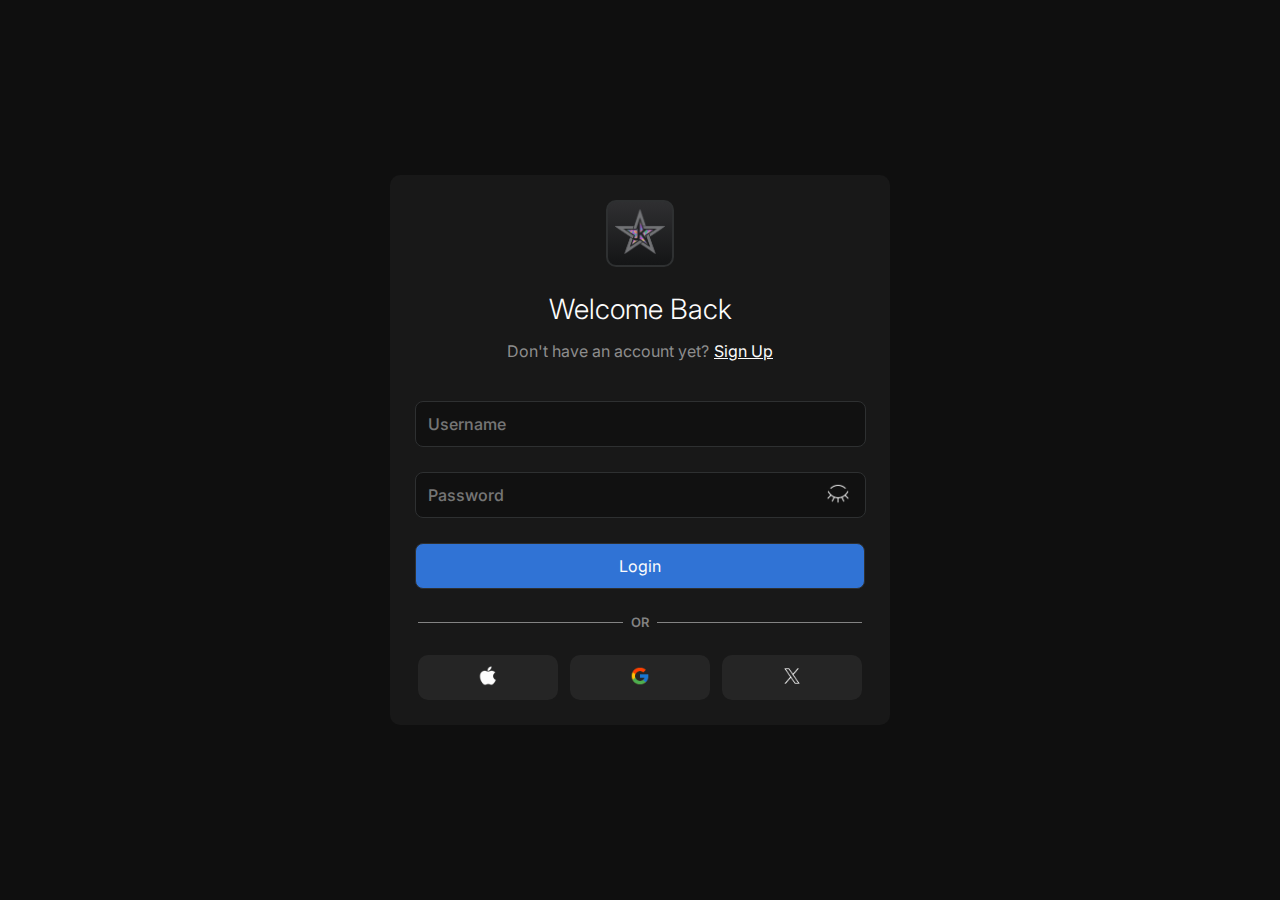
<file: index.html>
<!DOCTYPE html>
<html lang="en">
<head>
    <meta charset="UTF-8">
    <meta name="viewport" content="width=device-width, initial-scale=1.0">
    <link href="https://fonts.googleapis.com/css2?family=Inter:wght@400;600;700&display=swap" rel="stylesheet">
    <link rel="stylesheet" href="style.css">
    <title>Login Page</title>
</head>
<body>
    <div class="container">
        <div class="card">
            <div class="logo">
                <img src="img/logo.png" alt="">
            </div>
            <h1>Welcome Back</h1>
            <div class="register">
                <p>Don't have an account yet?</p><a href="">Sign Up</a>
            </div>
            <!-- <label for="username">Username</label> -->
            <input type="text" id="usernameInput" placeholder="Username">
            <!-- <label for="password">Password</label> -->
            <input type="password" id="passwordInput" placeholder="Password">
            <img src="img/icons8-closed-eye-50.png" class="toggle" alt="show/hide">
            <button class="login">Login</button>
            <div class="border">
                <div class="line1"></div>
                <p>OR</p>
                <div class="line2"></div>
            </div>
            <div class="alternatif">
                <button class="alt_img">
                    <img src="img/icons8-apple-50.png" alt="">
                </button>
                <button class="alt_img">
                    <img src="img/icons8-google-48.png" alt="">
                </button>
                <button class="alt_img">
                    <img src="img/icons8-x-50.png" alt="">
                </button>
            </div>
        </div>
    </div>

    <script src="main.js"></script>
</body>
</html>
</file>
<file: style.css>
*{
    margin: 0;
    padding: 0;
    font-family: 'Inter', sans-serif;
    color: #FCFCFC;
}

.container{
    display: flex;
    justify-content: center;
    align-items: center;
    height: 100vh;
    
    background-color: #0F0F0F;
}

.card{
    position: relative;
    display: flex;
    flex-direction: column;
    align-items: center;
    width: 500px;
    height: 550px;
    background-color: #181818;
    border-radius: 10px;
}

.logo{
    margin-top: 25px;
    padding: 7px;
    border-radius: 10px;
    border: 2px solid #2E3031;
    background: linear-gradient(to bottom, #2f2f31, #141516);
}

.logo img{
    width: 50px;
}

.card h1{
    font-weight: 300;
    padding: 25px 0 15px 0;
    font-size: 28px;
}

.register{
    display: flex;
    font-size: 14 px;
    margin-bottom: 40px;
}

.register p{
    color: #8D8D8D;
}

.register a{
    margin-left: 5px;
    color: #FCFCFC;
}

.card input{
    padding: 12px;
    width: 425px;
    border: 1px solid #2E3031;
    border-radius: 8px;
    background-color: #111111;
    font-size: 16px;
    font-weight: 530;
    margin-bottom: 25px;
}

.toggle{
    position: absolute;
    width: 24px;
    right: 40px;
    top: 306px;
    cursor: pointer;
}

.login{
    color: #FCFCFC;
    padding: 12px;
    width: 450px;
    border: 1px solid #2E3031;
    border-radius: 8px;
    background-color: #3073D5;
    font-size: 16px;
    margin-bottom: 25px;
    cursor: pointer;
}

.login:hover{
    background-color: #23539c;
}

.border{
    margin-bottom: 25px;
    display: flex;
}

.border p{
    font-size: 13px;
    font-weight: 600;
    color: #838383;
}

.line1{
    width: 205px;
    height: 1px;
    background-color: #838383;
    margin:  8px 8px 0 0;
}

.line2{
    width: 205px;
    height: 1px;
    background-color: #838383;
    margin:  8px 0 0 8px;
}

.alternatif{
    margin-bottom: 25px;
}

.alternatif button{
    border: 1px;
    border-radius: 10px;
    background-color: #252525;
    width: 140px;
    height: 45px;
}

.alternatif button:hover{
    background-color: #202020;
}

.alt_img{
    margin: 0 4px 0 4px;
    cursor: pointer;
}

.alt_img img{
    width: 20px;
}
</file>
